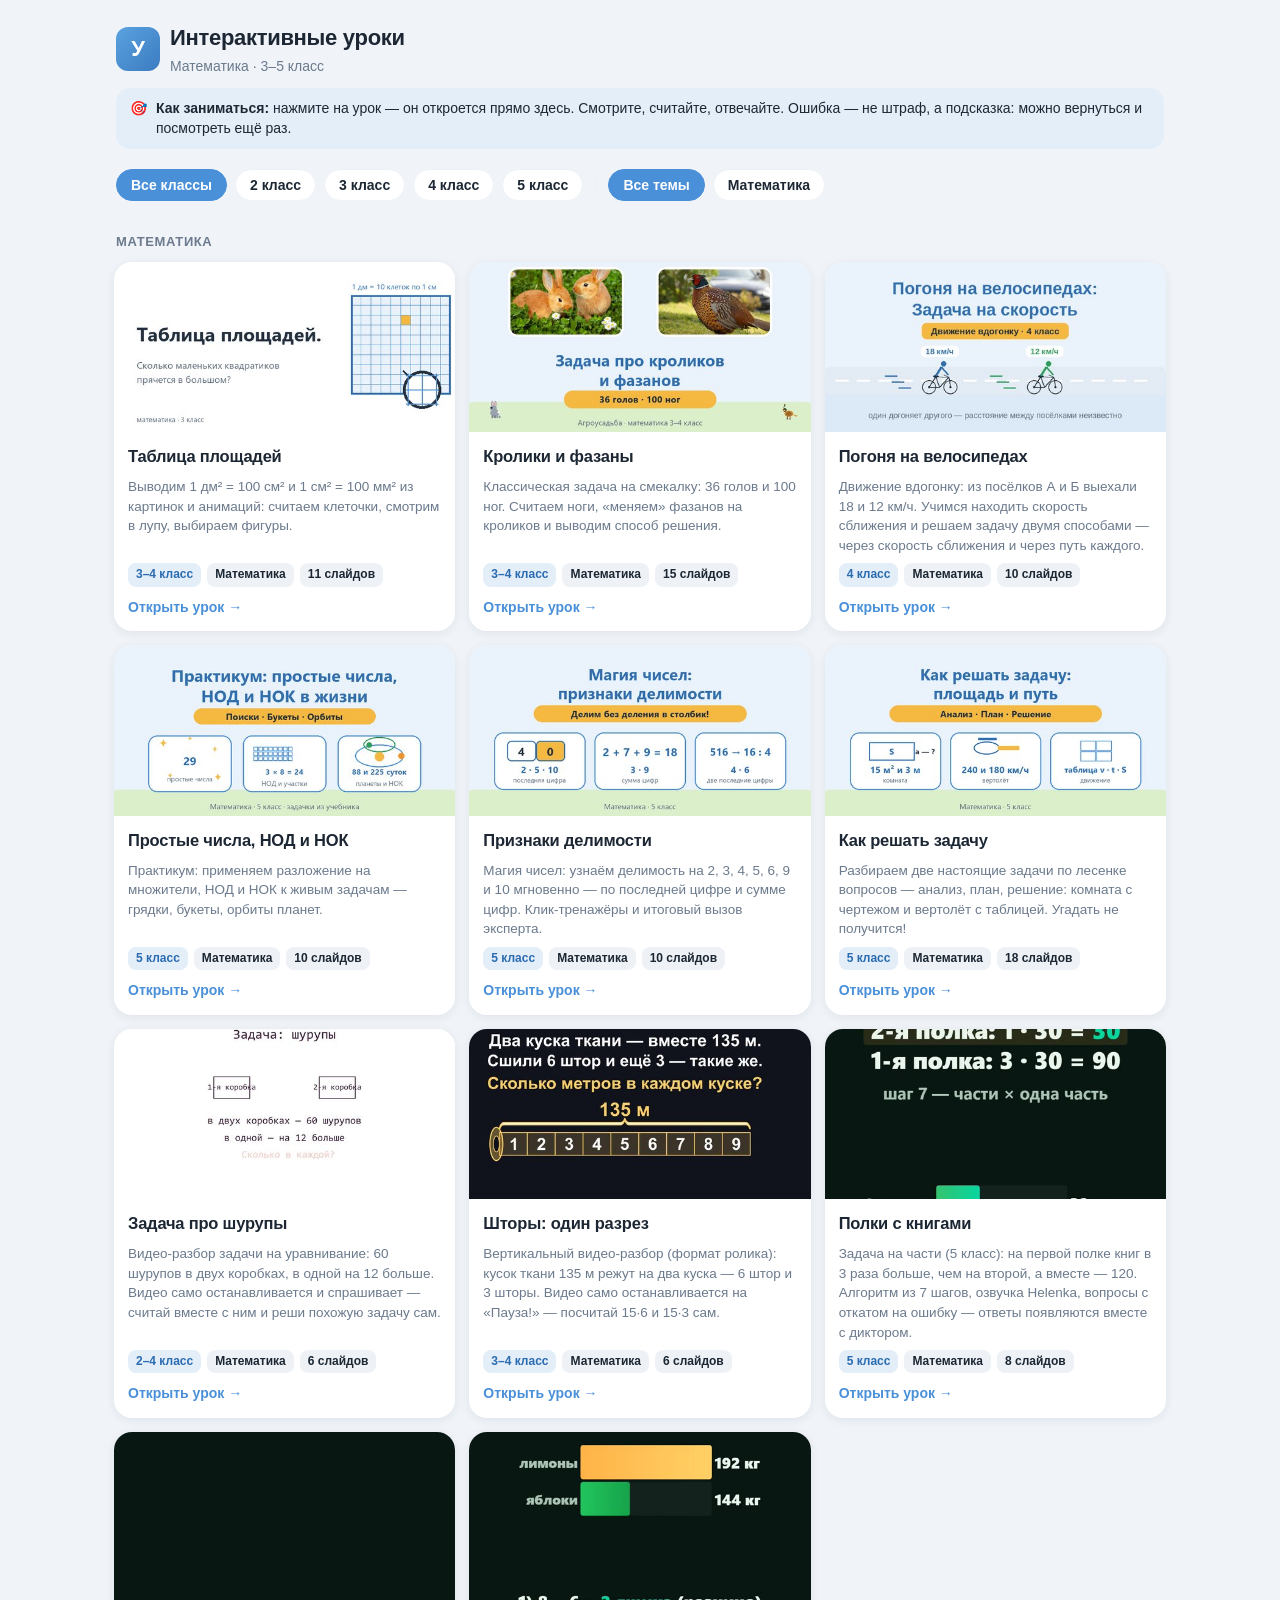
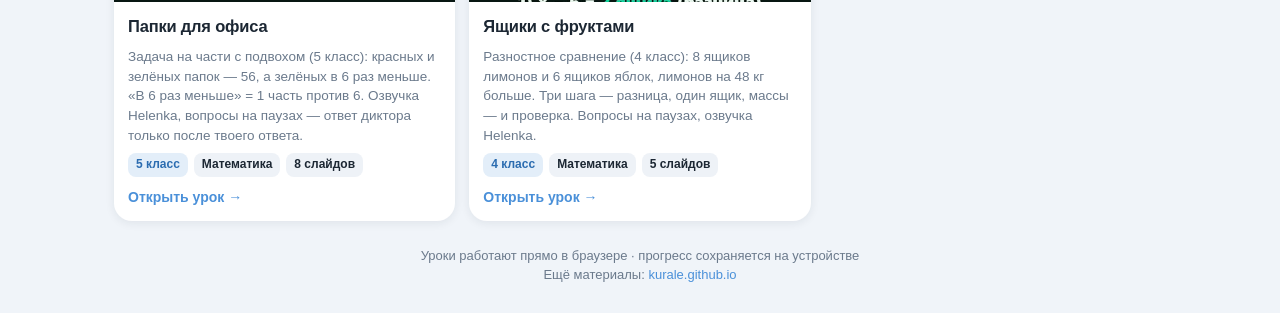
<file: index.html>
<!DOCTYPE html>
<html lang="ru">
<head>
<meta charset="UTF-8">
<meta name="viewport" content="width=device-width, initial-scale=1, viewport-fit=cover">
<title>Интерактивные уроки — Математика 3–5 класс</title>
<meta name="description" content="Интерактивные уроки-курсы по математике для 3–5 класса: анимации, задания с подсказками, озвучка. Открываются прямо в Telegram.">
<meta property="og:title" content="Интерактивные уроки — Математика 3–5 класс">
<meta property="og:description" content="Интерактивные уроки-курсы: смотрите анимацию, решайте задания, получайте подсказки. Запуск прямо в Telegram.">
<meta property="og:image" content="https://kurale.github.io/interactive-lessons/previews/og-cover.png">
<meta property="og:image:width" content="1200">
<meta property="og:image:height" content="630">
<link rel="icon" href="data:image/svg+xml,<svg xmlns='http://www.w3.org/2000/svg' viewBox='0 0 64 64'><rect width='64' height='64' rx='14' fill='%234a90d9'/><text x='32' y='44' font-size='34' text-anchor='middle' fill='white' font-family='Arial' font-weight='bold'>У</text></svg>">
<style>
  :root{
    --bg:#f0f4f9; --card:#ffffff; --text:#1c2733; --hint:#6b7a8c;
    --accent:#4a90d9; --accent-soft:#e3eef9; --chip:#eef2f7;
    --shadow:0 2px 10px rgba(28,39,51,.08);
  }
  *{box-sizing:border-box;margin:0;padding:0}
  html{-webkit-text-size-adjust:100%}
  body{
    background:var(--bg); color:var(--text);
    font-family:-apple-system,BlinkMacSystemFont,'Segoe UI',Roboto,Helvetica,Arial,sans-serif;
    font-size:16px; line-height:1.45;
    padding:max(12px, env(safe-area-inset-top)) 14px calc(28px + env(safe-area-inset-bottom));
    max-width:1080px; margin:0 auto;
  }
  header{padding:10px 2px 14px}
  .logo{display:flex;align-items:center;gap:10px}
  .logo-mark{
    width:44px;height:44px;border-radius:12px;flex:none;
    background:linear-gradient(135deg,#5aa2e0,#3b7cc0);
    display:flex;align-items:center;justify-content:center;
    color:#fff;font-weight:800;font-size:22px;
  }
  h1{font-size:22px;font-weight:800;letter-spacing:-.3px}
  .sub{color:var(--hint);font-size:14px;margin-top:2px}
  .hero-note{
    margin-top:12px;background:var(--accent-soft);border-radius:14px;
    padding:10px 14px;font-size:14px;color:var(--text);
    display:flex;gap:9px;align-items:flex-start;
  }
  .hero-note b{font-weight:700}
  .filters{display:flex;flex-wrap:wrap;gap:8px;padding:6px 2px 18px}
  .chip{
    border:1.5px solid var(--chip);background:var(--card);color:var(--text);
    border-radius:999px;padding:7px 14px;font-size:14px;font-weight:600;cursor:pointer;
    -webkit-tap-highlight-color:transparent;
  }
  .chip[aria-pressed="true"]{background:var(--accent);border-color:var(--accent);color:#fff}
  .sep{width:1px;background:var(--chip);margin:2px 4px}
  .divider-label{font-size:13px;font-weight:700;color:var(--hint);text-transform:uppercase;letter-spacing:.6px;padding:14px 2px 10px}
  .grid{display:grid;grid-template-columns:repeat(auto-fill,minmax(260px,1fr));gap:14px}
  .card{
    background:var(--card);border-radius:18px;overflow:hidden;box-shadow:var(--shadow);
    display:flex;flex-direction:column;cursor:pointer;
    transition:transform .15s ease, box-shadow .15s ease;
    -webkit-tap-highlight-color:transparent;
  }
  .card:active{transform:scale(.98)}
  @media(hover:hover){.card:hover{transform:translateY(-2px);box-shadow:0 6px 18px rgba(28,39,51,.13)}}
  .card img{width:100%;aspect-ratio:2/1;object-fit:cover;display:block;background:var(--accent-soft)}
  .card-body{padding:13px 14px 14px;display:flex;flex-direction:column;gap:8px;flex:1}
  .card-title{font-size:16.5px;font-weight:700;letter-spacing:-.2px}
  .card-desc{font-size:13.5px;color:var(--hint);flex:1}
  .card-meta{display:flex;flex-wrap:wrap;gap:6px}
  .tag{font-size:12px;font-weight:600;background:var(--chip);color:var(--text);border-radius:8px;padding:3px 8px}
  .tag.grade{background:var(--accent-soft);color:#2b6cb0}
  .card-open{
    margin-top:2px;align-self:flex-start;
    font-size:14px;font-weight:700;color:var(--accent);
    display:inline-flex;align-items:center;gap:5px;
  }
  footer{margin-top:26px;text-align:center;color:var(--hint);font-size:13px;padding:0 10px}
  .empty{padding:30px 10px;text-align:center;color:var(--hint);display:none}
  noscript ul{padding:0 2px;list-style:none;display:grid;gap:8px}
  noscript a{color:var(--accent);font-weight:600}
</style>
</head>
<body>
<header>
  <div class="logo">
    <div class="logo-mark">У</div>
    <div>
      <h1>Интерактивные уроки</h1>
      <div class="sub">Математика · 3–5 класс</div>
    </div>
  </div>
  <div class="hero-note">🎯 <span><b>Как заниматься:</b> нажмите на урок — он откроется прямо здесь. Смотрите, считайте, отвечайте. Ошибка — не штраф, а подсказка: можно вернуться и посмотреть ещё раз.</span></div>
</header>

<div class="filters" id="filters" role="group" aria-label="Фильтры уроков"></div>
<div id="content"></div>
<div class="empty" id="empty">По этим фильтрам уроков нет — сбросьте фильтры 🙂</div>

<footer>
  Уроки работают прямо в браузере · прогресс сохраняется на устройстве<br>
  Ещё материалы: <span style="color:var(--accent)">kurale.github.io</span>
</footer>

<noscript>
  <ul>
    <li><a href="lessons/tablitsa-ploshchadej.html">Таблица площадей (3–4 класс)</a></li>
    <li><a href="lessons/kroliki-i-fazany.html">Кролики и фазаны (3–4 класс)</a></li>
    <li><a href="lessons/dvizhenie-vdogonku.html">Погоня на велосипедах (4 класс)</a></li>
    <li><a href="lessons/prostye-nod-nok.html">Простые числа, НОД и НОК (5 класс)</a></li>
    <li><a href="lessons/priznaki-delimosti.html">Признаки делимости (5 класс)</a></li>
    <li><a href="lessons/kak-reshat-zadachu.html">Как решать задачу (5 класс)</a></li>
    <li><a href="lessons/shurupy-60.html">Задача про шурупы (2–4 класс)</a></li>
    <li><a href="lessons/shtory-vertical.html">Шторы: один разрез (3–4 класс, вертикальный)</a></li>
    <li><a href="lessons/polki-120.html">Полки с книгами (5 класс)</a></li>
    <li><a href="lessons/papki-56.html">Папки для офиса (5 класс)</a></li>
    <li><a href="lessons/frukty-48.html">Ящики с фруктами (4 класс)</a></li>
  </ul>
</noscript>

<script>
/* ===== Данные уроков — добавляйте новые сюда ===== */
const LESSONS = [
  {
    slug: "tablitsa-ploshchadej",
    title: "Таблица площадей",
    desc: "Выводим 1 дм² = 100 см² и 1 см² = 100 мм² из картинок и анимаций: считаем клеточки, смотрим в лупу, выбираем фигуры.",
    topic: "Математика",
    grades: [3, 4],
    slides: 11,
    preview: "previews/tablitsa-ploshchadej.jpg",
    url: "lessons/tablitsa-ploshchadej.html"
  },
  {
    slug: "kroliki-i-fazany",
    title: "Кролики и фазаны",
    desc: "Классическая задача на смекалку: 36 голов и 100 ног. Считаем ноги, «меняем» фазанов на кроликов и выводим способ решения.",
    topic: "Математика",
    grades: [3, 4],
    slides: 15,
    preview: "previews/kroliki-i-fazany.jpg",
    url: "lessons/kroliki-i-fazany.html"
  },
  {
    slug: "dvizhenie-vdogonku",
    title: "Погоня на велосипедах",
    desc: "Движение вдогонку: из посёлков А и Б выехали 18 и 12 км/ч. Учимся находить скорость сближения и решаем задачу двумя способами — через скорость сближения и через путь каждого.",
    topic: "Математика",
    grades: [4],
    slides: 10,
    preview: "previews/dvizhenie-vdogonku.jpg",
    url: "lessons/dvizhenie-vdogonku.html"
  },
  {
    slug: "prostye-nod-nok",
    title: "Простые числа, НОД и НОК",
    desc: "Практикум: применяем разложение на множители, НОД и НОК к живым задачам — грядки, букеты, орбиты планет.",
    topic: "Математика",
    grades: [5],
    slides: 10,
    preview: "previews/prostye-nod-nok.jpg",
    url: "lessons/prostye-nod-nok.html"
  },
  {
    slug: "priznaki-delimosti",
    title: "Признаки делимости",
    desc: "Магия чисел: узнаём делимость на 2, 3, 4, 5, 6, 9 и 10 мгновенно — по последней цифре и сумме цифр. Клик-тренажёры и итоговый вызов эксперта.",
    topic: "Математика",
    grades: [5],
    slides: 10,
    preview: "previews/priznaki-delimosti.jpg",
    url: "lessons/priznaki-delimosti.html"
  },
  {
    slug: "kak-reshat-zadachu",
    title: "Как решать задачу",
    desc: "Разбираем две настоящие задачи по лесенке вопросов — анализ, план, решение: комната с чертежом и вертолёт с таблицей. Угадать не получится!",
    topic: "Математика",
    grades: [5],
    slides: 18,
    preview: "previews/kak-reshat-zadachu.jpg",
    url: "lessons/kak-reshat-zadachu.html"
  },
  {
    slug: "shurupy-60",
    title: "Задача про шурупы",
    desc: "Видео-разбор задачи на уравнивание: 60 шурупов в двух коробках, в одной на 12 больше. Видео само останавливается и спрашивает — считай вместе с ним и реши похожую задачу сам.",
    topic: "Математика",
    grades: [2, 3, 4],
    slides: 6,
    preview: "previews/shurupy-60.jpg",
    url: "lessons/shurupy-60.html"
  },
  {
    slug: "shtory-vertical",
    title: "Шторы: один разрез",
    desc: "Вертикальный видео-разбор (формат ролика): кусок ткани 135 м режут на два куска — 6 штор и 3 шторы. Видео само останавливается на «Пауза!» — посчитай 15·6 и 15·3 сам.",
    topic: "Математика",
    grades: [3, 4],
    slides: 6,
    preview: "previews/shtory-vertical.jpg",
    url: "lessons/shtory-vertical.html"
  },
  {
    slug: "polki-120",
    title: "Полки с книгами",
    desc: "Задача на части (5 класс): на первой полке книг в 3 раза больше, чем на второй, а вместе — 120. Алгоритм из 7 шагов, озвучка Helenka, вопросы с откатом на ошибку — ответы появляются вместе с диктором.",
    topic: "Математика",
    grades: [5],
    slides: 8,
    preview: "previews/polki-120.jpg",
    url: "lessons/polki-120.html"
  },
  {
    slug: "papki-56",
    title: "Папки для офиса",
    desc: "Задача на части с подвохом (5 класс): красных и зелёных папок — 56, а зелёных в 6 раз меньше. «В 6 раз меньше» = 1 часть против 6. Озвучка Helenka, вопросы на паузах — ответ диктора только после твоего ответа.",
    topic: "Математика",
    grades: [5],
    slides: 8,
    preview: "previews/papki-56.jpg",
    url: "lessons/papki-56.html"
  },
  {
    slug: "frukty-48",
    title: "Ящики с фруктами",
    desc: "Разностное сравнение (4 класс): 8 ящиков лимонов и 6 ящиков яблок, лимонов на 48 кг больше. Три шага — разница, один ящик, массы — и проверка. Вопросы на паузах, озвучка Helenka.",
    topic: "Математика",
    grades: [4],
    slides: 5,
    preview: "previews/frukty-48.jpg",
    url: "lessons/frukty-48.html"
  }
];

/* ===== Telegram Web App ===== */
const tg = window.Telegram && Telegram.WebApp;
if (tg) {
  tg.ready();
  if (tg.expand) tg.expand();
  if (tg.disableVerticalSwipes) tg.disableVerticalSwipes();
}

function applyTheme() {
  if (!tg || !tg.themeParams) return;
  const p = tg.themeParams, r = document.documentElement.style;
  const set = (k, v) => { if (v) r.setProperty(k, v); };
  set('--bg', p.bg_color);
  set('--card', p.secondary_bg_color);
  set('--text', p.text_color);
  set('--hint', p.hint_color);
  set('--accent', p.link_color || p.button_color);
  if (tg.colorScheme === 'dark') set('--accent-soft', 'rgba(255,255,255,.10)');
  if (tg.colorScheme === 'dark') set('--chip', 'rgba(255,255,255,.10)');
}
applyTheme();
if (tg && tg.onEvent) tg.onEvent('themeChanged', applyTheme);

function openLesson(url) {
  const abs = new URL(url, location.href).href;
  if (tg && tg.openLink) tg.openLink(abs);
  else window.open(abs, '_blank', 'noopener');
}

/* ===== Фильтры: классы + темы ===== */
const state = { grade: 'all', topic: 'all' };
const grades = [...new Set(LESSONS.flatMap(l => l.grades))].sort();
const topics = [...new Set(LESSONS.map(l => l.topic))];

function renderFilters() {
  const el = document.getElementById('filters');
  const btn = (key, val, label) =>
    `<button class="chip" data-k="${key}" data-v="${val}" aria-pressed="${state[key] === val}">${label}</button>`;
  el.innerHTML =
    btn('grade', 'all', 'Все классы') +
    grades.map(g => btn('grade', g, g + ' класс')).join('') +
    '<span class="sep"></span>' +
    btn('topic', 'all', 'Все темы') +
    topics.map(t => btn('topic', t, t)).join('');
  el.querySelectorAll('.chip').forEach(b => b.addEventListener('click', () => {
    state[b.dataset.k] = b.dataset.v;
    renderFilters();
    renderLessons();
  }));
}

function lessonCard(l) {
  const el = document.createElement('article');
  // innerHTML здесь безопасен: l — статические данные из константы LESSONS этого же файла,
  // пользовательский ввод в разметку не попадает (фильтры идут через dataset/aria-pressed).
  el.className = 'card';
  el.setAttribute('role', 'link');
  el.setAttribute('tabindex', '0');
  el.innerHTML =
    `<img src="${l.preview}" alt="Превью урока «${l.title}»" loading="lazy">` +
    `<div class="card-body">
       <div class="card-title">${l.title}</div>
       <div class="card-desc">${l.desc}</div>
       <div class="card-meta">
         <span class="tag grade">${l.grades.length > 1 ? l.grades[0] + '–' + l.grades[l.grades.length - 1] : l.grades[0]} класс</span>
         <span class="tag">${l.topic}</span>
         <span class="tag">${l.slides} слайдов</span>
       </div>
       <span class="card-open">Открыть урок →</span>
     </div>`;
  const go = () => openLesson(l.url);
  el.addEventListener('click', go);
  el.addEventListener('keydown', e => { if (e.key === 'Enter' || e.key === ' ') { e.preventDefault(); go(); } });
  return el;
}

function renderLessons() {
  const root = document.getElementById('content');
  root.innerHTML = '';
  let shown = 0;
  for (const topic of topics) {
    const list = LESSONS.filter(l =>
      l.topic === topic &&
      (state.topic === 'all' || state.topic === topic) &&
      (state.grade === 'all' || l.grades.includes(+state.grade)));
    if (!list.length) continue;
    shown += list.length;
    const section = document.createElement('section');
    section.innerHTML = `<div class="divider-label">${topic}</div>`;
    const grid = document.createElement('div');
    grid.className = 'grid';
    list.forEach(l => grid.appendChild(lessonCard(l)));
    section.appendChild(grid);
    root.appendChild(section);
  }
  document.getElementById('empty').style.display = shown ? 'none' : 'block';
}

renderFilters();
renderLessons();
</script>
</body>
</html>
</file>
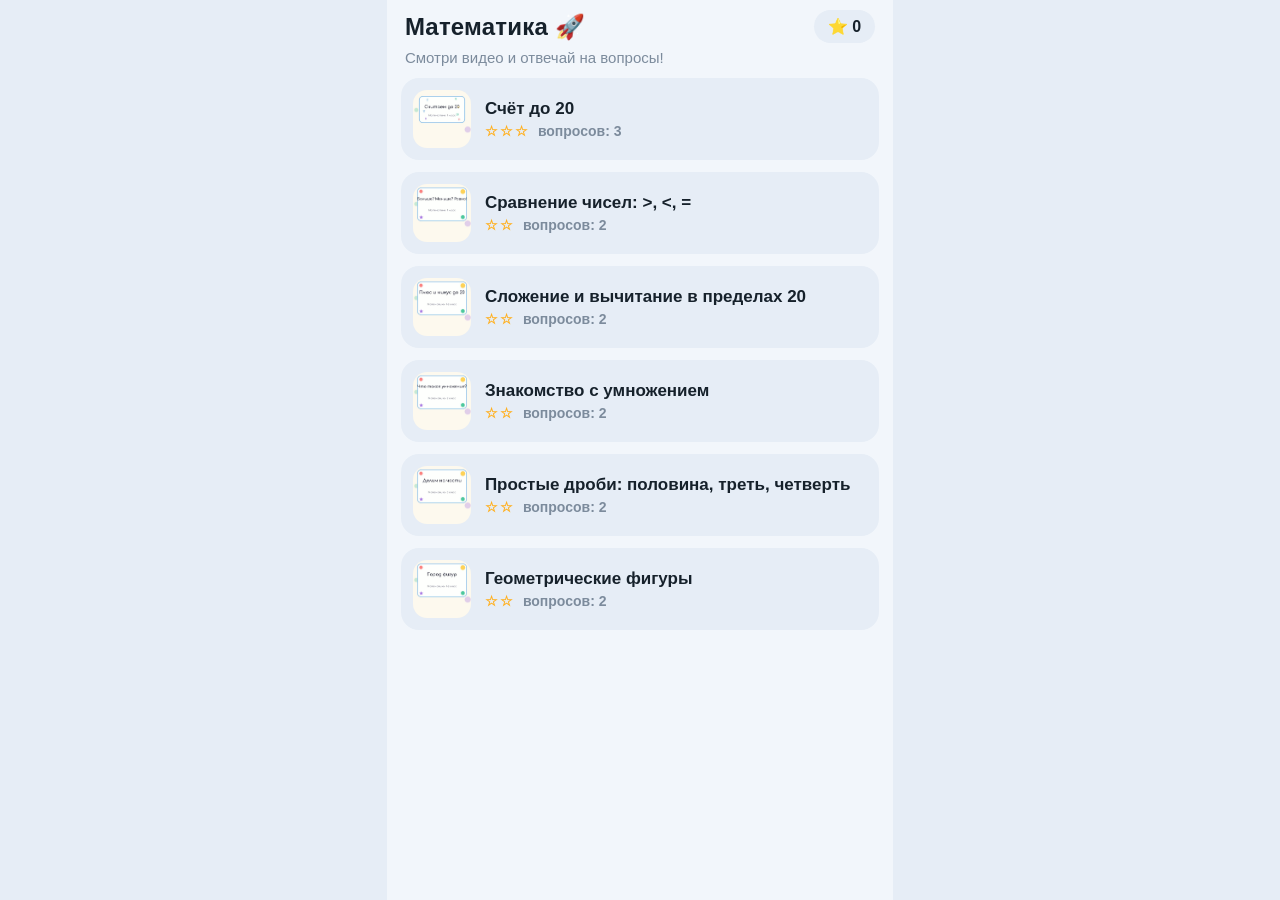
<file: mathkids/index.html>
<!doctype html>
<html lang="ru">
<head>
  <meta charset="utf-8">
  <meta name="viewport"
        content="width=device-width, initial-scale=1, viewport-fit=cover, user-scalable=no">
  <meta name="color-scheme" content="light dark">
  <title>Математика для малышей</title>
  <!-- Telegram Mini App SDK (must load before app.js) -->
  <script src="https://telegram.org/js/telegram-web-app.js"></script>
  <link rel="stylesheet" href="styles.css">
</head>
<body>
  <div class="app">

    <!-- ===== TOPICS SCREEN ===== -->
    <section id="screen-topics" class="screen">
      <header class="topics-head safe-top">
        <h1>Математика 🚀</h1>
        <div class="stars-badge">⭐ <span id="total-stars">0</span></div>
      </header>
      <p class="topics-sub">Смотри видео и отвечай на вопросы!</p>
      <ul id="topic-list" class="topic-list"></ul>
    </section>

    <!-- ===== PLAYER SCREEN ===== -->
    <section id="screen-player" class="screen hidden">
      <div class="video-stage">
        <video id="video" playsinline webkit-playsinline preload="auto"></video>

        <div id="loading" class="loading hidden"><div class="spinner"></div></div>

        <div id="tap-play" class="tap-play hidden">
          <button id="btn-tap-play" type="button" aria-label="Смотреть">▶ Смотреть</button>
        </div>

        <header class="player-head safe-top">
          <button id="btn-back" class="icon-btn" type="button" aria-label="Назад">←</button>
          <div id="player-title" class="player-title"></div>
          <div id="player-stars" class="player-stars">⭐ 0/0</div>
        </header>

        <div class="progress-track"><div id="progress-bar"></div></div>

        <!-- QUIZ OVERLAY -->
        <div id="quiz" class="quiz hidden">
          <div id="quiz-halo" class="quiz-halo"></div>
          <div class="quiz-card">
            <div id="quiz-progress" class="quiz-progress"></div>
            <h2 id="quiz-question"></h2>
            <div id="quiz-options" class="quiz-options"></div>
            <div id="quiz-hint" class="quiz-hint hidden"></div>
            <button id="btn-continue" class="btn-continue hidden" type="button">Продолжить ▶</button>
          </div>
        </div>

        <!-- TOPIC COMPLETED OVERLAY -->
        <div id="done" class="done hidden">
          <div class="done-card">
            <div class="done-emoji">🎉</div>
            <h2>Тема пройдена!</h2>
            <div id="done-stars" class="done-stars"></div>
            <div id="done-best" class="done-best"></div>
            <button id="btn-replay" class="btn-continue" type="button">Смотреть ещё раз 🔁</button>
            <button id="btn-totopics" class="btn-secondary" type="button">Все темы</button>
          </div>
        </div>
      </div>
    </section>

    <div id="error-banner" class="error-banner hidden"></div>
  </div>

  <script src="content.js"></script>
  <script src="app.js"></script>
</body>
</html>
</file>
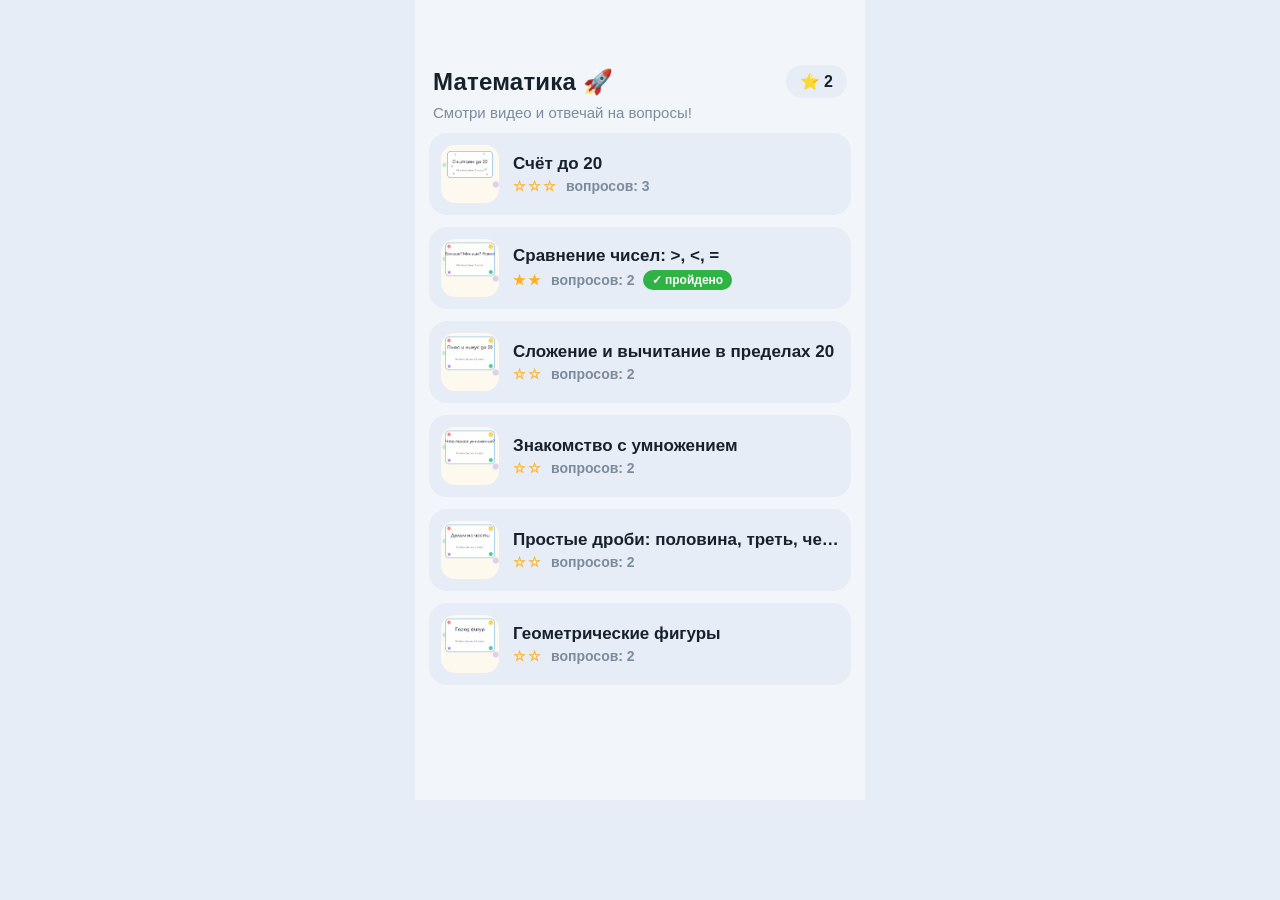
<file: mathkids/test-stub.html>
<!doctype html>
<!-- Test harness: same app, but Telegram.WebApp is replaced by a stub with
     spies so the integration paths (ready/expand/theme/haptics/BackButton/
     CloudStorage/safe-area) can be verified outside Telegram. -->
<html lang="ru">
<head>
  <meta charset="utf-8">
  <meta name="viewport" content="width=device-width, initial-scale=1, viewport-fit=cover, user-scalable=no">
  <title>STUB: Математика для малышей</title>
  <script>
    // ---- Telegram.WebApp stub (installed before app scripts) ----
    window.__tg = { calls: [], events: {} };
    (function () {
      const calls = window.__tg.calls;
      window.Telegram = { WebApp: {
        ready: () => calls.push('ready'),
        expand: () => calls.push('expand'),
        disableVerticalSwipes: () => calls.push('disableVerticalSwipes'),
        requestFullscreen: () => calls.push('requestFullscreen'),
        setHeaderColor: (c) => calls.push('setHeaderColor:' + c),
        HapticFeedback: {
          notificationOccurred: (t) => calls.push('haptic:' + t),
          selectionChanged: () => calls.push('haptic:selection'),
          impactOccurred: (s) => calls.push('haptic:impact:' + s),
        },
        BackButton: {
          show: () => calls.push('back.show'),
          hide: () => calls.push('back.hide'),
          onClick: () => {},
        },
        onEvent: (ev, cb) => {
          (window.__tg.events[ev] = window.__tg.events[ev] || []).push(cb);
          calls.push('onEvent:' + ev);
        },
        CloudStorage: {
          getItem: (k, cb) => { calls.push('cs.getItem'); cb(null, JSON.stringify({
            topics: { topic02: { bestStars: 2, completed: true } }, totalStars: 2 })); },
          setItem: (k, v) => { calls.push('cs.setItem:' + v); },
        },
        viewportStableHeight: 800,
        contentSafeAreaInset: { top: 55, bottom: 34 },
        themeParams: { bg_color: '#182533', text_color: '#ffffff', button_color: '#2ea6ff' },
      } };
    })();
  </script>
  <link rel="stylesheet" href="styles.css">
</head>
<body>
  <div class="app">
    <section id="screen-topics" class="screen">
      <header class="topics-head safe-top">
        <h1>Математика 🚀</h1>
        <div class="stars-badge">⭐ <span id="total-stars">0</span></div>
      </header>
      <p class="topics-sub">Смотри видео и отвечай на вопросы!</p>
      <ul id="topic-list" class="topic-list"></ul>
    </section>
    <section id="screen-player" class="screen hidden">
      <div class="video-stage">
        <video id="video" playsinline webkit-playsinline preload="auto"></video>
        <div id="loading" class="loading hidden"><div class="spinner"></div></div>
        <div id="tap-play" class="tap-play hidden">
          <button id="btn-tap-play" type="button" aria-label="Смотреть">▶ Смотреть</button>
        </div>
        <header class="player-head safe-top">
          <button id="btn-back" class="icon-btn" type="button" aria-label="Назад">←</button>
          <div id="player-title" class="player-title"></div>
          <div id="player-stars" class="player-stars">⭐ 0/0</div>
        </header>
        <div class="progress-track"><div id="progress-bar"></div></div>
        <div id="quiz" class="quiz hidden">
          <div id="quiz-halo" class="quiz-halo"></div>
          <div class="quiz-card">
            <div id="quiz-progress" class="quiz-progress"></div>
            <h2 id="quiz-question"></h2>
            <div id="quiz-options" class="quiz-options"></div>
            <div id="quiz-hint" class="quiz-hint hidden"></div>
            <button id="btn-continue" class="btn-continue hidden" type="button">Продолжить ▶</button>
          </div>
        </div>
        <div id="done" class="done hidden">
          <div class="done-card">
            <div class="done-emoji">🎉</div>
            <h2>Тема пройдена!</h2>
            <div id="done-stars" class="done-stars"></div>
            <div id="done-best" class="done-best"></div>
            <button id="btn-replay" class="btn-continue" type="button">Смотреть ещё раз 🔁</button>
            <button id="btn-totopics" class="btn-secondary" type="button">Все темы</button>
          </div>
        </div>
      </div>
    </section>
    <div id="error-banner" class="error-banner hidden"></div>
  </div>
  <script src="content.js"></script>
  <script src="app.js"></script>
</body>
</html>
</file>
<file: mathkids/styles.css>
/* ============================================================
   Math Kids Mini App — vertical 9:16 player + quiz
   Theme colors come from Telegram themeParams (telegram-web-app.js
   exposes them as --tg-theme-* CSS variables). Fallbacks below
   keep the app usable in a plain browser.
   ============================================================ */

:root {
  --app-h: 100dvh;
  --bg: var(--tg-theme-bg-color, #f2f6fb);
  --bg2: var(--tg-theme-secondary-bg-color, #e6edf6);
  --text: var(--tg-theme-text-color, #16212b);
  --hint: var(--tg-theme-hint-color, #7c8b9c);
  --link: var(--tg-theme-link-color, #248cff);
  --accent: var(--tg-theme-button-color, #2ea6ff);
  --accent-text: var(--tg-theme-button-text-color, #ffffff);
  --ok: #2fb344;
  --bad: #e5484d;
  --overlay: rgba(10, 16, 26, 0.55);
  /* safe-area insets: env() + Telegram contentSafeAreaInset (set from JS) */
  --sat: calc(var(--csa-top, 0px) + env(safe-area-inset-top, 0px));
  --sab: calc(var(--csa-bottom, 0px) + env(safe-area-inset-bottom, 0px));
}

* { box-sizing: border-box; -webkit-tap-highlight-color: transparent; }

html, body {
  margin: 0;
  padding: 0;
  height: 100%;
  overflow: hidden;
  background: var(--bg2);
}

body {
  font-family: -apple-system, BlinkMacSystemFont, "Segoe UI", Roboto,
    "Helvetica Neue", Arial, "Noto Sans", sans-serif;
  color: var(--text);
  user-select: none;
  -webkit-user-select: none;
  touch-action: manipulation;
}

.app {
  /* Strict vertical 9:16 column: binds only on screens wider than 9:16,
     on phones it stays edge-to-edge full height. */
  position: relative;
  margin: 0 auto;
  height: var(--app-h);
  width: min(100vw, calc(var(--app-h) * 9 / 16));
  background: var(--bg);
  overflow: hidden;
}

.screen { position: absolute; inset: 0; }
.hidden { display: none !important; }

/* ---------- safe-area helpers ---------- */
.safe-top { padding-top: calc(var(--sat) + 10px); }
.safe-bottom { padding-bottom: calc(var(--sab) + 12px); }

/* ================= TOPICS SCREEN ================= */
#screen-topics {
  display: flex;
  flex-direction: column;
  overflow-y: auto;
  -webkit-overflow-scrolling: touch;
}

.topics-head {
  display: flex;
  align-items: center;
  justify-content: space-between;
  padding-left: 18px;
  padding-right: 18px;
}

.topics-head h1 {
  margin: 0;
  font-size: 24px;
  font-weight: 800;
  letter-spacing: 0.2px;
}

.stars-badge {
  background: var(--bg2);
  border-radius: 999px;
  padding: 7px 14px;
  font-size: 16px;
  font-weight: 700;
  white-space: nowrap;
}

.topics-sub {
  margin: 6px 18px 12px;
  font-size: 15px;
  color: var(--hint);
}

.topic-list {
  list-style: none;
  margin: 0;
  padding: 0 14px calc(var(--sab) + 18px);
  display: flex;
  flex-direction: column;
  gap: 12px;
}

.topic-card {
  width: 100%;
  display: flex;
  align-items: center;
  gap: 14px;
  padding: 12px;
  border: none;
  border-radius: 18px;
  background: var(--bg2);
  color: var(--text);
  text-align: left;
  font: inherit;
  cursor: pointer;
  transition: transform 0.12s ease;
}

.topic-card:active { transform: scale(0.97); }

.topic-thumb {
  width: 58px;
  height: 58px;
  border-radius: 14px;
  object-fit: cover;
  flex: 0 0 auto;
  background: var(--bg);
}

.topic-info { flex: 1 1 auto; min-width: 0; }

.topic-title {
  font-size: 17px;
  font-weight: 700;
  margin: 0 0 4px;
  overflow: hidden;
  text-overflow: ellipsis;
  white-space: nowrap;
}

.topic-meta {
  display: flex;
  align-items: center;
  gap: 8px;
  font-size: 14px;
  color: var(--hint);
  font-weight: 600;
}

.topic-stars { letter-spacing: 2px; color: #ffb020; }

.topic-done-chip {
  background: var(--ok);
  color: #fff;
  font-size: 12px;
  font-weight: 700;
  padding: 3px 9px;
  border-radius: 999px;
}

/* ================= PLAYER SCREEN ================= */
.video-stage { position: absolute; inset: 0; background: #000; }

#video {
  position: absolute;
  inset: 0;
  width: 100%;
  height: 100%;
  object-fit: cover; /* Manim frames are 9:16 — cover keeps them edge-to-edge */
  background: #000;
}

/* top HUD */
.player-head {
  position: absolute;
  top: 0; left: 0; right: 0;
  display: flex;
  align-items: center;
  gap: 10px;
  padding-left: 12px;
  padding-right: 12px;
  z-index: 3;
  background: linear-gradient(180deg, rgba(0,0,0,0.55), rgba(0,0,0,0));
}

.icon-btn {
  flex: 0 0 auto;
  width: 42px;
  height: 42px;
  border: none;
  border-radius: 12px;
  background: rgba(255, 255, 255, 0.18);
  color: #fff;
  font-size: 22px;
  font-weight: 700;
  cursor: pointer;
  backdrop-filter: blur(6px);
}

.icon-btn:active { transform: scale(0.92); }

.player-title {
  flex: 1 1 auto;
  color: #fff;
  font-size: 16px;
  font-weight: 700;
  text-shadow: 0 1px 3px rgba(0,0,0,0.5);
  overflow: hidden;
  text-overflow: ellipsis;
  white-space: nowrap;
}

.player-stars {
  flex: 0 0 auto;
  color: #fff;
  font-size: 15px;
  font-weight: 800;
  background: rgba(255, 255, 255, 0.18);
  padding: 8px 12px;
  border-radius: 999px;
  backdrop-filter: blur(6px);
}

/* bottom progress bar */
.progress-track {
  position: absolute;
  left: 14px;
  right: 14px;
  bottom: calc(var(--sab) + 10px);
  height: 5px;
  border-radius: 999px;
  background: rgba(255, 255, 255, 0.25);
  z-index: 3;
}

#progress-bar {
  height: 100%;
  width: 0%;
  border-radius: 999px;
  background: #fff;
  transition: width 0.2s linear;
}

/* tap-to-play */
.tap-play {
  position: absolute;
  inset: 0;
  display: flex;
  align-items: center;
  justify-content: center;
  z-index: 4;
  background: rgba(0, 0, 0, 0.35);
}

#btn-tap-play {
  width: 120px;
  height: 120px;
  border-radius: 50%;
  border: none;
  background: var(--accent);
  color: var(--accent-text);
  font-size: 20px;
  font-weight: 800;
  cursor: pointer;
  box-shadow: 0 8px 30px rgba(0, 0, 0, 0.4);
}

#btn-tap-play:active { transform: scale(0.94); }

/* loading spinner */
.loading {
  position: absolute;
  inset: 0;
  display: flex;
  align-items: center;
  justify-content: center;
  z-index: 4;
  pointer-events: none;
}

.spinner {
  width: 54px;
  height: 54px;
  border-radius: 50%;
  border: 5px solid rgba(255, 255, 255, 0.25);
  border-top-color: #fff;
  animation: spin 0.9s linear infinite;
}

@keyframes spin { to { transform: rotate(360deg); } }

/* ================= QUIZ OVERLAY ================= */
.quiz {
  position: absolute;
  inset: 0;
  z-index: 6;
  display: flex;
  flex-direction: column;
  justify-content: flex-end;
}

.quiz::before {
  content: "";
  position: absolute;
  inset: 0;
  background: var(--overlay);
  opacity: 0;
  animation: fadeIn 0.25s ease forwards;
}

.quiz-halo {
  position: absolute;
  inset: 0;
  pointer-events: none;
  opacity: 0;
}

.quiz-halo.ok  { background: rgba(47, 179, 68, 0.4);  animation: halo 0.8s ease forwards; }
.quiz-halo.bad { background: rgba(229, 72, 77, 0.45); animation: halo 0.8s ease forwards; }

@keyframes halo {
  0% { opacity: 0; }
  25% { opacity: 1; }
  100% { opacity: 0; }
}

@keyframes fadeIn { to { opacity: 1; } }

.quiz-card {
  position: relative;
  background: var(--bg);
  border-radius: 24px 24px 0 0;
  padding: 18px 16px calc(var(--sab) + 16px);
  box-shadow: 0 -10px 40px rgba(0, 0, 0, 0.35);
  animation: slideUp 0.3s ease;
}

@keyframes slideUp {
  from { transform: translateY(40%); opacity: 0.4; }
  to { transform: translateY(0); opacity: 1; }
}

.quiz-progress {
  font-size: 13px;
  font-weight: 800;
  text-transform: uppercase;
  letter-spacing: 1px;
  color: var(--hint);
  margin-bottom: 8px;
}

#quiz-question {
  margin: 0 0 16px;
  font-size: 22px;
  line-height: 1.25;
  font-weight: 800;
}

.quiz-options {
  display: flex;
  flex-direction: column;
  gap: 12px;
}

.quiz-option {
  width: 100%;
  min-height: 58px;
  border: none;
  border-radius: 16px;
  background: var(--bg2);
  color: var(--text);
  font-size: 19px;
  font-weight: 700;
  padding: 14px 16px;
  cursor: pointer;
  transition: transform 0.12s ease, opacity 0.2s ease, background 0.2s ease;
}

.quiz-option:active { transform: scale(0.97); }

.quiz-option.correct {
  background: var(--ok);
  color: #fff;
  animation: pulseOk 0.5s ease;
}

.quiz-option.wrong {
  background: var(--bad);
  color: #fff;
  animation: shake 0.45s ease;
}

.quiz-option.dim { opacity: 0.45; }

.quiz-options.locked .quiz-option { pointer-events: none; }

@keyframes pulseOk {
  0% { transform: scale(1); }
  40% { transform: scale(1.05); }
  100% { transform: scale(1); }
}

@keyframes shake {
  10%, 90% { transform: translateX(-2px); }
  30%, 70% { transform: translateX(5px); }
  50% { transform: translateX(-7px); }
}

.quiz-hint {
  margin-top: 14px;
  padding: 12px 14px;
  border-radius: 14px;
  background: rgba(46, 166, 255, 0.12);
  color: var(--text);
  font-size: 15px;
  line-height: 1.4;
  animation: fadeIn 0.3s ease;
}

.quiz-hint.ok  { background: rgba(47, 179, 68, 0.16); }
.quiz-hint.bad { background: rgba(229, 72, 77, 0.14); }

.btn-continue {
  margin-top: 16px;
  width: 100%;
  min-height: 56px;
  border: none;
  border-radius: 16px;
  background: var(--accent);
  color: var(--accent-text);
  font-size: 19px;
  font-weight: 800;
  cursor: pointer;
}

.btn-continue:active { transform: scale(0.97); }

.btn-secondary {
  margin-top: 10px;
  width: 100%;
  min-height: 50px;
  border: none;
  border-radius: 16px;
  background: var(--bg2);
  color: var(--text);
  font-size: 17px;
  font-weight: 700;
  cursor: pointer;
}

/* ================= DONE OVERLAY ================= */
.done {
  position: absolute;
  inset: 0;
  z-index: 7;
  display: flex;
  align-items: center;
  justify-content: center;
  background: var(--overlay);
  animation: fadeIn 0.3s ease;
}

.done-card {
  width: calc(100% - 48px);
  max-width: 360px;
  background: var(--bg);
  border-radius: 24px;
  padding: 26px 20px calc(var(--sab) * 0.5 + 20px);
  text-align: center;
  animation: popIn 0.35s ease;
}

@keyframes popIn {
  from { transform: scale(0.8); opacity: 0; }
  to { transform: scale(1); opacity: 1; }
}

.done-emoji { font-size: 54px; }

.done-card h2 { margin: 8px 0 10px; font-size: 24px; font-weight: 800; }

.done-stars {
  font-size: 30px;
  letter-spacing: 4px;
  color: #ffb020;
  margin: 6px 0 2px;
  animation: pulseOk 0.6s ease;
}

.done-best { color: var(--hint); font-size: 15px; margin-bottom: 14px; }

/* ================= ERROR BANNER ================= */
.error-banner {
  position: absolute;
  left: 14px;
  right: 14px;
  bottom: calc(var(--sab) + 24px);
  z-index: 20;
  background: var(--bad);
  color: #fff;
  border-radius: 14px;
  padding: 12px 14px;
  font-size: 14px;
  line-height: 1.4;
  box-shadow: 0 6px 24px rgba(0, 0, 0, 0.35);
}
</file>
